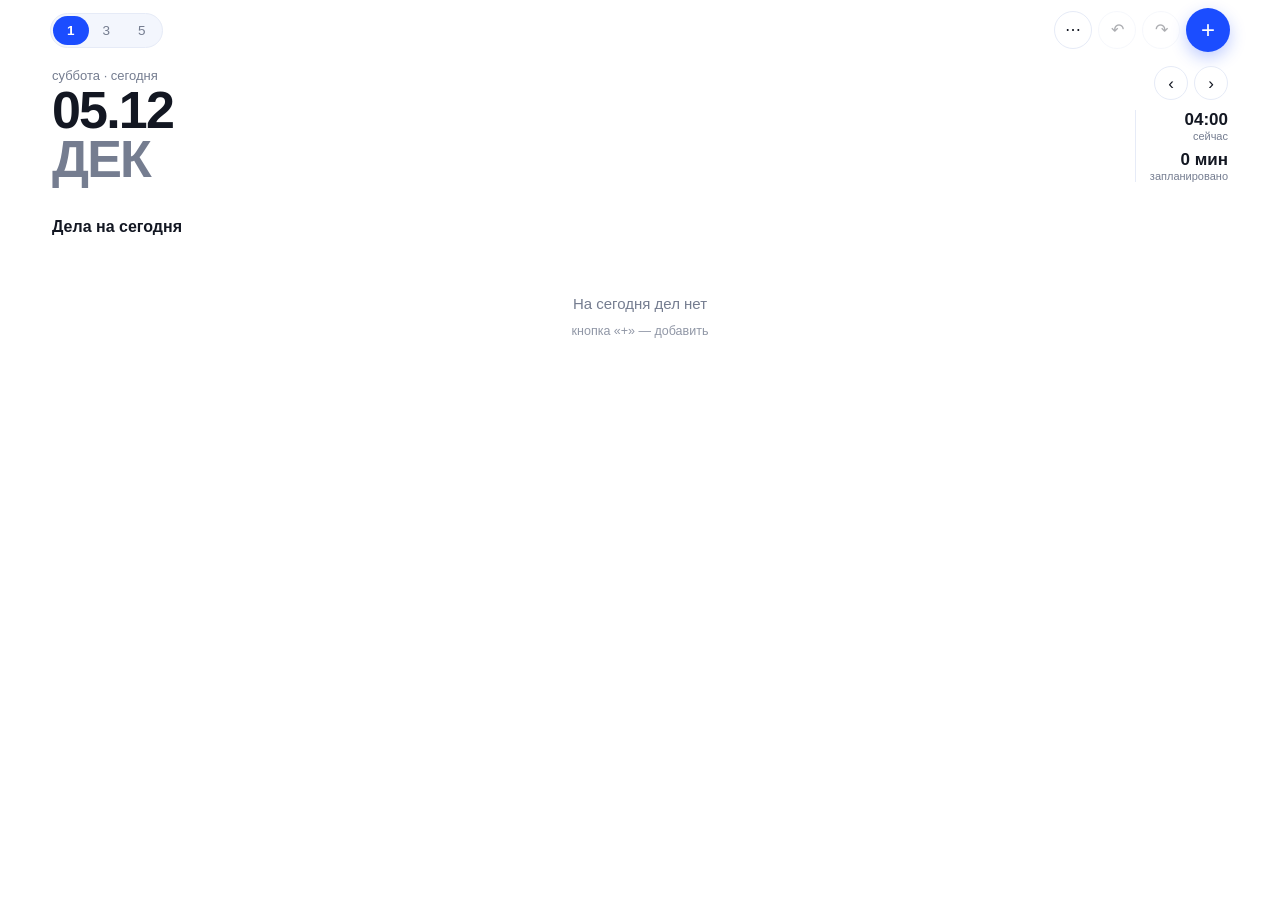
<file: index.html>
<!doctype html>
<html lang="ru">
<head>
  <meta charset="utf-8" />
  <meta name="viewport" content="width=device-width, initial-scale=1, viewport-fit=cover, user-scalable=no, maximum-scale=1" />
  <title>Планировщик</title>
  <meta name="theme-color" content="#ffffff" />
  <link rel="manifest" href="./manifest.webmanifest" />
  <link rel="icon" href="./icon.svg" type="image/svg+xml" />
  <link rel="icon" href="./icon-192.png" sizes="192x192" type="image/png" />
  <link rel="apple-touch-icon" href="./apple-touch-icon.png" />
  <meta name="mobile-web-app-capable" content="yes" />
  <link rel="stylesheet" href="./css/styles.css" />
</head>
<body>
  <header class="topbar" hidden>
    <div class="brand">Планировщик</div>
    <div class="sub">3 дня вперёд</div>
  </header>
  <main id="app"></main>
  <script type="module" src="./js/app.js"></script>
</body>
</html>
</file>
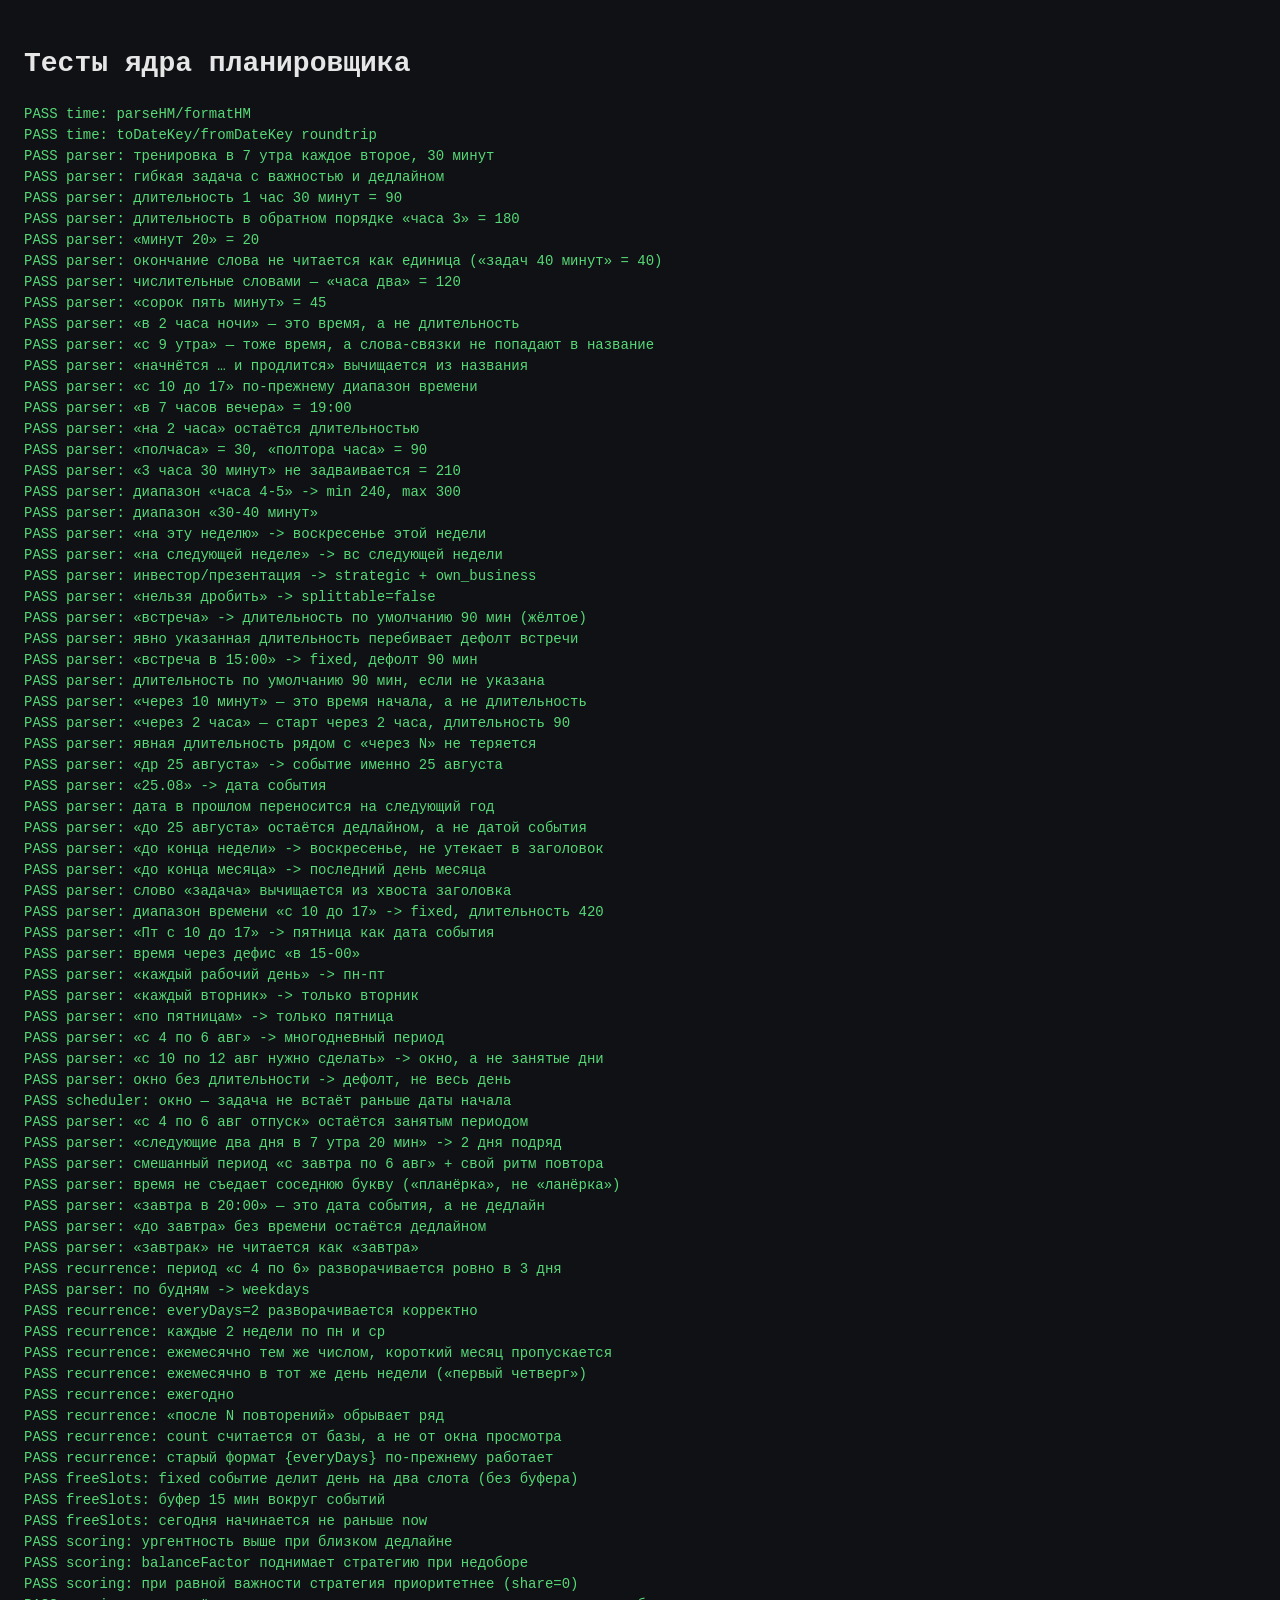
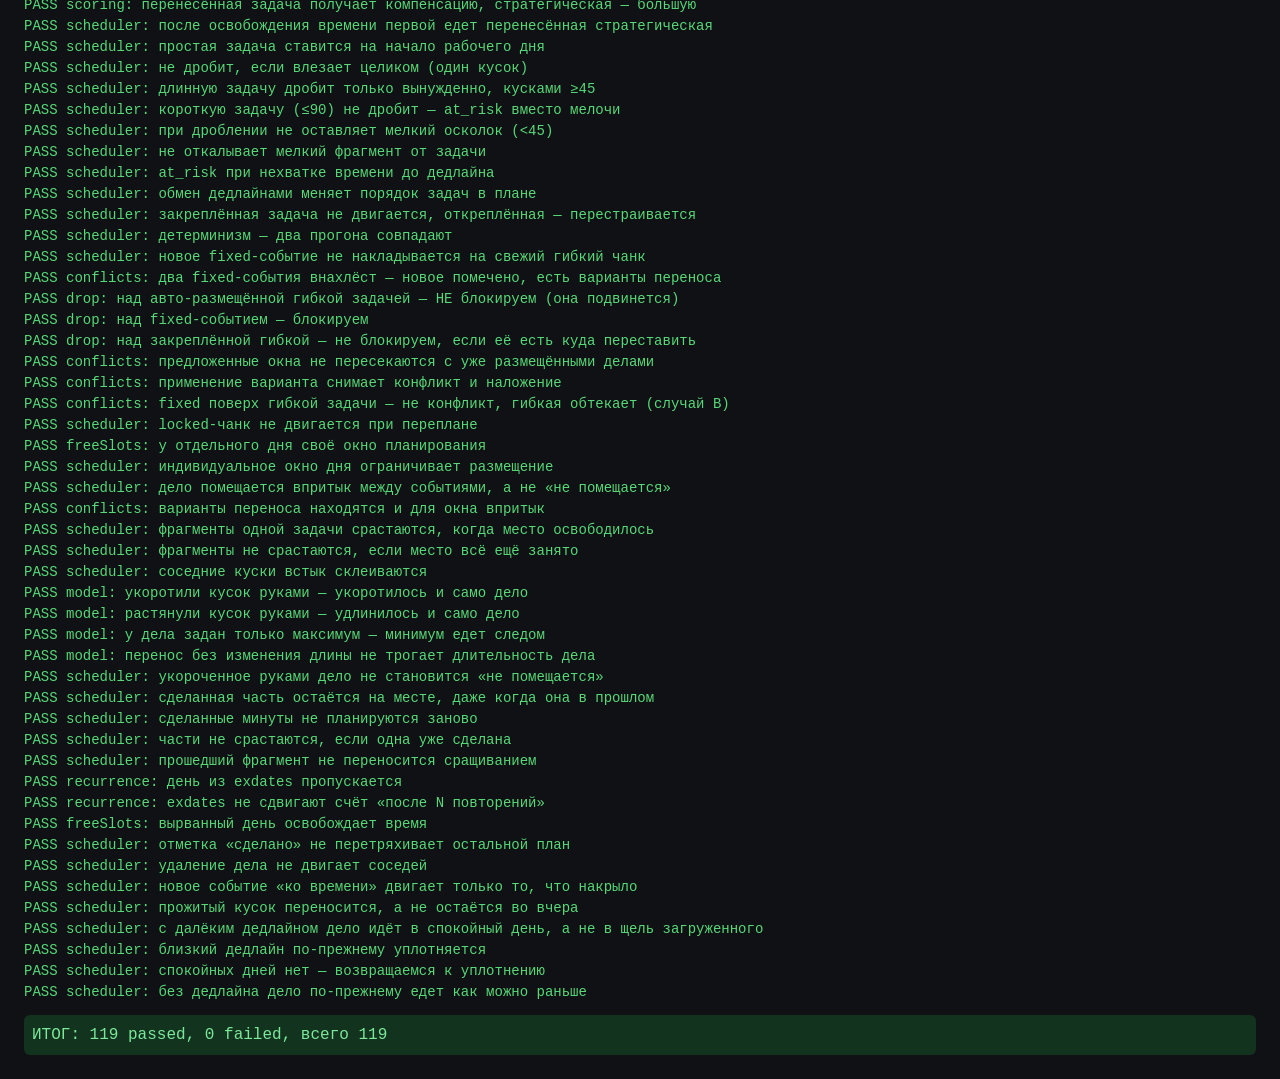
<file: tests/test.html>
<!doctype html>
<html lang="ru">
<head>
  <meta charset="utf-8" />
  <title>Тесты ядра</title>
  <style>
    body { font: 14px/1.5 ui-monospace, monospace; background: #0f1115; color: #e6e6e6; padding: 16px; }
    .pass { color: #57d977; }
    .fail { color: #ff6b6b; font-weight: bold; }
    #summary { font-size: 16px; margin-top: 12px; padding: 8px; border-radius: 6px; }
    #summary.ok { background: #12331d; color: #7be89a; }
    #summary.bad { background: #3a1414; color: #ff8f8f; }
  </style>
</head>
<body>
  <h1>Тесты ядра планировщика</h1>
  <div id="out"></div>
  <div id="summary"></div>
  <script type="module">
    import './core.test.js';
    import { tests, run } from './assert.js';
    const out = document.getElementById('out');
    const res = run((line, isFail) => {
      if (line.startsWith('ИТОГ')) return;
      const div = document.createElement('div');
      div.className = isFail ? 'fail' : 'pass';
      div.textContent = line;
      out.appendChild(div);
    });
    const s = document.getElementById('summary');
    s.textContent = res.summary;
    s.className = res.fail === 0 ? 'ok' : 'bad';
    window.__TEST_RESULT__ = res;
  </script>
</body>
</html>
</file>
<file: css/styles.css>
:root {
  /* светлая тема: белое полотно, синий акцент, мягкие заливки событий */
  --bg: #ffffff;              /* фон всего приложения */
  --panel: #ffffff;
  --panel2: #f3f6fd;
  --text: #131722;
  --muted: #757d90;
  --line: #e6ebf7;
  --accent: #1b4dff;
  --accent-soft: rgba(27,77,255,.10);
  --grid: #4f74ff;            /* звёздочки на пересечениях сетки (тот же цвет в --cross) */

  /* цвет дела = его категория (четыре сферы) */
  --c-work: #3b6cff;                --c-work-a: rgba(59,108,255,.16);
  --c-own_business: #12a37a;        --c-own_business-a: rgba(18,163,122,.16);
  --c-personal_brand: #9a4dea;      --c-personal_brand-a: rgba(154,77,234,.16);
  --c-personal: #ef8b28;            --c-personal-a: rgba(239,139,40,.16);

  --strategic: #23a97f;             /* стратегия/тактика цветом больше не показываются, */
  --strategic-soft: #e3f6ef;        /* но остаются в ядре: планировщик защищает долю стратегии */
  --tactical: #e08a3c;
  --tactical-soft: #fdefdd;

  --risk: #e3455b;
  --miss: #e3455b;
  --low: #d99b1a;
  --radius: 18px;

  /* метка сетки календаря: четырёхлучевая звёздочка на пересечении часа и границы дня.
     Цвет внутри картинки задаётся явно (переменные в data-URI не подставляются) —
     менять вместе с --grid. */
  --cross: url("data:image/svg+xml,%3Csvg xmlns='http://www.w3.org/2000/svg' viewBox='0 0 16 16' preserveAspectRatio='xMidYMid meet'%3E%3Cpath d='M8 4.7 Q8.425 7.575 11.3 8 Q8.425 8.425 8 11.3 Q7.575 8.425 4.7 8 Q7.575 7.575 8 4.7 Z' fill='%234f74ff'/%3E%3C/svg%3E");
}

* { box-sizing: border-box; }
/* [hidden] должен побеждать display у классов (.iconbtn — grid, иначе кнопка не прячется) */
[hidden] { display: none !important; }
html, body { margin: 0; height: 100%; overflow: hidden; background: var(--bg); color: var(--text);
  font: 15px/1.5 -apple-system, "Segoe UI", "Inter", Roboto, sans-serif;
  -webkit-font-smoothing: antialiased; overscroll-behavior: none; }

/* приложение занимает весь экран: страница не скроллится, скроллится только календарь */
#app { position: relative; height: 100dvh; display: flex; flex-direction: column;
  padding: 8px 8px calc(8px + env(safe-area-inset-bottom)); max-width: 1200px; margin: 0 auto; gap: 8px; }
.topbar[hidden] { display: none; }

/* календарь: белое полотно, без карточек и рамок — границы дней задают крестики сетки */
.calwrap { position: relative; flex: 1; min-height: 0; display: flex; overflow: hidden; }
.days-scroll { flex: 1; min-width: 0; overflow: auto;
  scroll-snap-type: x mandatory; scrollbar-width: none; touch-action: pan-x pan-y; }
.days-scroll::-webkit-scrollbar { width: 0; height: 0; }
.days { display: flex; align-items: flex-start; }
.day { flex: 0 0 var(--daywidth, 200px); scroll-snap-align: start;
  display: flex; flex-direction: column; }

/* возврат к сегодняшнему дню */
.todaybtn { position: absolute; left: 10px; bottom: 12px; z-index: 9; cursor: pointer;
  width: 36px; height: 36px; display: grid; place-items: center;
  background: var(--accent); color: #fff; border: none; border-radius: 50%;
  font-size: 16px; line-height: 1; box-shadow: 0 6px 18px rgba(16,24,54,.18); }
.todaybtn[hidden] { display: none; }

/* шапка дня: мелкий день недели + крупное число, как в референсе.
   Липнет к верху календаря — какой это день, видно на любой глубине прокрутки. */
.dayhead { height: 46px; flex: none; display: flex; flex-direction: column; justify-content: center;
  padding: 0 10px; color: var(--muted);
  font-size: 10px; letter-spacing: .08em; text-transform: uppercase;
  white-space: nowrap; overflow: hidden;
  position: sticky; top: 0; z-index: 9; background: var(--bg); }
.dayhead b { display: block; font-size: 19px; font-weight: 600; color: var(--text);
  letter-spacing: -.01em; text-transform: none; line-height: 1.15; }
.dayhead.today b { color: var(--accent); }
/* у дня своё окно планирования */
.dayhead .ownwin { display: inline-block; width: 5px; height: 5px; border-radius: 50%;
  background: var(--accent); margin-left: 5px; vertical-align: middle; }

/* полоска-итог по дню: доли категорий теми же цветами, что и дела */
.daybar { display: flex; height: 3px; flex: none; background: var(--line);
  position: sticky; top: 46px; z-index: 9; }
.daybar.empty { opacity: .5; }
.daybar span { background: var(--cat); }

/* Сетка: вместо линий — звёздочки на пересечениях часа и границы дня.
   Каждая колонка рисует по половине звёздочки на своих краях: у соседних колонок
   половинки сходятся в целую ровно на границе дня.
   Шаг по вертикали (--hourpx) задаёт масштаб времени, см. applyZoom. */
.timeline { position: relative; flex: none;
  height: calc(var(--span, 1440) * var(--pxmin, .62) * 1px);
  background-image: var(--cross), var(--cross);
  background-repeat: repeat-y, repeat-y;
  background-size: 16px var(--hourpx, 40px), 16px var(--hourpx, 40px);
  background-position: -8px calc(var(--hourpx, 40px) / -2),
    calc(100% + 8px) calc(var(--hourpx, 40px) / -2); }

/* шкала времени слева */
/* шкала узкая: подписи — только час, без «:00» */
.tscale { flex: 0 0 30px; z-index: 6; display: flex; flex-direction: column; overflow: hidden; }
/* шапка шкалы непрозрачна: метки времени проезжают под ней, а не поверх шапок дней */
.tshead { height: 46px; flex: none;
  position: relative; z-index: 2; background: var(--bg); }
.tsbar { position: relative; flex: none;    /* не сжимать: иначе часы «сплющатся» и разойдутся с сеткой */
  height: calc(var(--span, 840) * var(--pxmin, .62) * 1px); will-change: transform;
  /* левая половина звёздочки на границе со шкалой: у первой видимой колонки
     иначе торчала бы половинка — шкала достраивает её до целой */
  background-image: var(--cross); background-repeat: repeat-y;
  background-size: 16px var(--hourpx, 40px);
  background-position: calc(100% + 8px) calc(var(--hourpx, 40px) / -2); }
.tsbar span { position: absolute; right: 7px; transform: translateY(-50%);
  font-size: 10px; color: var(--muted); font-variant-numeric: tabular-nums; letter-spacing: .04em; }
.freehint { display: none; }
.nowline { position: absolute; left: 0; right: 0; height: 2px; background: var(--accent); z-index: 3; }
.nowline::before { content: ""; position: absolute; left: 0; top: -3px; width: 8px; height: 8px;
  border-radius: 50%; background: var(--accent); }

/* ограничители окна планирования: вне окна — штриховка, границы можно тянуть */
.planoff { position: absolute; left: 0; right: 0; z-index: 0; pointer-events: none;
  background: repeating-linear-gradient(135deg, rgba(19,23,34,.045) 0 5px, transparent 5px 10px); }
.planoff.top { top: 0; }
.planoff.bottom { bottom: 0; }
.planline { position: absolute; left: 0; right: 0; height: 0; z-index: 1; pointer-events: none;
  border-top: 1.5px dashed rgba(27,77,255,.40); }

/* цвет = категория дела; заливка = привязано ко времени или нет */
.cat-work { --cat: var(--c-work); --cat-a: var(--c-work-a); }
.cat-own_business { --cat: var(--c-own_business); --cat-a: var(--c-own_business-a); }
.cat-personal_brand { --cat: var(--c-personal_brand); --cat-a: var(--c-personal_brand-a); }
.cat-personal { --cat: var(--c-personal); --cat-a: var(--c-personal-a); }

.block { position: absolute; left: 3px; right: 3px; border-radius: 10px; padding: 5px 7px; overflow: hidden;
  font-size: 11px; z-index: 2; color: var(--text);
  background: var(--cat-a, var(--panel2)); border: none; }
/* «ко времени» — сплошная заливка без обводки */
.block.fixed { background: var(--cat, var(--accent)); color: #fff; }
/* без привязки ко времени — полупрозрачное с пунктирной обводкой (место выбрал алгоритм) */
.block.flex { border: 1.5px dashed var(--cat, var(--line)); }
.block.risk { border: 1.5px dashed var(--risk); background: rgba(227,69,91,.14); color: var(--text); }
.btime { display: block; opacity: .7; font-variant-numeric: tabular-nums;
  font-size: 9.5px; line-height: 1.2; letter-spacing: .04em; }
.btitle { display: block; white-space: normal; overflow-wrap: anywhere; word-break: break-word;
  line-height: 1.2; overflow: hidden; font-size: 11.5px; }

/* конфликты и предложенные окна */
.block.conflict { box-shadow: inset 0 0 0 2px var(--risk); }
.slotghost { position: absolute; left: 3px; right: 3px; border-radius: 10px; z-index: 4; cursor: pointer;
  border: 1.5px dashed var(--accent); background: var(--accent-soft); color: var(--accent);
  font-size: 10px; display: flex; align-items: flex-start; justify-content: center; padding-top: 3px; }
.slotghost:hover { background: var(--accent); color: #fff; }

/* подсказка сверху и значки прямо на блоках */
.hintbar { flex: none; display: flex; align-items: center; gap: 10px; flex-wrap: wrap;
  padding: 10px 14px; border-radius: 14px; font-size: 12.5px;
  background: #fdeced; border: 1px solid rgba(227,69,91,.35); color: #8d1f2f; }
.hintbar.focus { background: var(--accent-soft); border-color: rgba(27,77,255,.35); color: #16307f; }
.bwarn { position: absolute; top: 2px; right: 3px; font-size: 11px; line-height: 1; z-index: 6;
  pointer-events: none; }
/* только что созданное дело — видно, куда его поставил алгоритм */
.block.justadded { outline: 2px solid var(--accent); z-index: 8;
  animation: freshpulse 1.2s ease-in-out infinite alternate; }
@keyframes freshpulse {
  from { box-shadow: 0 0 0 2px rgba(27,77,255,.25); }
  to   { box-shadow: 0 0 0 7px rgba(27,77,255,.08); }
}

/* прошедшее дело: «сделано» и «перенести» */
.bdone, .bmove { position: absolute; z-index: 7; width: 19px; height: 19px; padding: 0; cursor: pointer;
  border-radius: 50%; font-size: 11px; line-height: 1; color: var(--text);
  background: #fff; border: 1px solid var(--line); }
.bdone { right: 22px; bottom: 2px; }
.bmove { right: 2px; bottom: 2px; }
.bdone:hover { background: var(--strategic); border-color: var(--strategic); color: #fff; }
.bmove:hover { background: var(--accent); border-color: var(--accent); color: #fff; }

/* не размещённое дело: показываем на предложенном месте, чтобы его было видно и можно было выбрать */
.block.unplaced { box-shadow: inset 0 0 0 1.5px var(--risk);
  background-image: repeating-linear-gradient(45deg, rgba(227,69,91,.10) 0 6px, transparent 6px 12px); }
.block.unplaced::before { content: "не размещено"; position: absolute; right: 3px; top: 2px;
  font-size: 9px; color: var(--risk); }

/* выполненное дело (или отдельная его часть) — приглушённое серое */
.block.done { opacity: .4; }
.block.done .btitle { text-decoration: line-through; }

/* «2/3» — какая это часть раздробленной задачи: закрывается галочкой отдельно */
.bpart { font-style: normal; margin-left: 4px; padding: 0 3px; border-radius: 4px;
  background: rgba(19,23,34,.10); font-size: 8.5px; letter-spacing: 0; }
.block.fixed .bpart { background: rgba(255,255,255,.28); }

/* маркер «дело уже переносили» */
.bmoved { position: absolute; bottom: 2px; left: 4px; font-size: 10px; line-height: 1; z-index: 6;
  color: var(--muted); pointer-events: none; }
.bundo { position: absolute; top: 16px; right: 1px; z-index: 7; width: 16px; height: 16px; padding: 0;
  border-radius: 50%; cursor: pointer; font-size: 10px; line-height: 1;
  background: #fff; border: 1px solid var(--risk); color: var(--risk); }
.bundo:hover { background: var(--risk); color: #fff; }
/* дело, которое может уступить место (на обоих календарях) */
.block.yielding, .pvblock.yielding { cursor: pointer; outline: 2px dashed var(--accent); outline-offset: -2px; }
.block.yielding::after, .pvblock.yielding::after { content: "↦"; position: absolute; right: 4px; bottom: 2px;
  color: var(--accent); font-size: 12px; line-height: 1; }
.block.yielding:hover, .pvblock.yielding:hover { background: var(--accent-soft); }
.pvblock.draft .bwarn { top: 1px; right: 2px; }
.pvblock.draft .bundo { top: 14px; right: 0; }

/* режим «уступить место» */
.shiftbar { display: flex; align-items: center; gap: 10px; flex-wrap: wrap; margin-bottom: 10px;
  background: var(--accent-soft); border: 1px solid var(--accent); color: var(--text);
  border-radius: 10px; padding: 10px 12px; font-size: 13px; }
.block.shift-target { cursor: pointer; outline: 2px dashed var(--accent); outline-offset: -2px; }
.block.shift-target:hover { background: #d6e0ff; }
.btn.small { margin-top: 0; padding: 7px 12px; font-size: 13px; }

.conflict-panel { margin-top: 16px; background: #fdeced; border: 1px solid rgba(227,69,91,.3); border-radius: 12px; padding: 12px; }
.conflictrow { padding: 10px 0; border-top: 1px solid rgba(255,93,93,.15); }
.conflictrow:first-of-type { border-top: none; }
.slotopts { display: flex; flex-wrap: wrap; gap: 8px; margin-top: 8px; }
.slotopt { background: var(--panel2); border: 1px solid var(--accent); color: var(--text);
  padding: 8px 12px; border-radius: 10px; font-size: 13px; cursor: pointer; }
.slotopt:hover { background: var(--accent); color: #fff; }

/* at-risk */
.atrisk { margin-top: 16px; background: #fdeced; border: 1px solid rgba(227,69,91,.25); border-radius: 12px; padding: 12px; }
.section-title { font-weight: 600; margin-bottom: 8px; color: var(--risk); }
.riskrow { padding: 8px 0; border-top: 1px solid rgba(255,93,93,.15); }
.riskrow:first-of-type { border-top: none; }
.reason { color: var(--muted); font-size: 13px; }

/* панель управления сверху: главные действия справа, под большим пальцем */
.toprow { flex: none; display: flex; align-items: center; justify-content: space-between;
  gap: 8px; padding: 0 2px; }
.toprow-left, .toprow-right { display: flex; align-items: center; gap: 6px; }

/* Плашка ввода = разросшаяся кнопка «+»: фон расширяется, плюс поворачивается в крестик */
.addsheet { position: fixed; z-index: 70; box-sizing: border-box;
  width: min(400px, calc(100vw - 24px)); height: 132px;
  background: var(--accent); border-radius: 18px; color: #fff;
  box-shadow: 0 14px 34px rgba(16,24,54,.24); overflow: hidden;
  transition: width .26s cubic-bezier(.2,.9,.3,1), height .26s cubic-bezier(.2,.9,.3,1),
              border-radius .26s cubic-bezier(.2,.9,.3,1); }
.addsheet.collapsed { width: 44px; height: 44px; border-radius: 50%; }

/* поле ввода: появляется, когда фон уже разросся */
.addsheet textarea { position: absolute; left: 12px; top: 12px; right: 62px; bottom: 12px;
  width: auto; margin: 0; padding: 10px 12px; resize: none; border: none; border-radius: 12px;
  background: #fff; color: #16181a; font-size: 15px;
  opacity: 1; transition: opacity .18s ease .1s; }
.addsheet.collapsed textarea { opacity: 0; transition-delay: 0s; pointer-events: none; }
.addsheet textarea:focus { outline: none; }

/* сам «плюс» — остаётся на месте и поворачивается, становясь крестиком */
.as-toggle { position: absolute; top: 0; right: 0; width: 44px; height: 44px; padding: 0;
  border: none; background: none; color: #fff; font-size: 26px; line-height: 44px; cursor: pointer;
  transform: rotate(45deg); transition: transform .26s cubic-bezier(.2,.9,.3,1); }
.addsheet.collapsed .as-toggle { transform: rotate(0deg); }

/* галочка появляется под крестиком в том же стиле */
.as-ok { position: absolute; top: 50px; right: 3px; width: 38px; height: 38px; padding: 0;
  border: none; border-radius: 50%; cursor: pointer;
  background: #fff; color: var(--accent); font-size: 18px; line-height: 1;
  opacity: 1; transform: scale(1); transition: opacity .18s ease .12s, transform .2s cubic-bezier(.2,.9,.3,1) .12s; }
.as-ok:hover { background: #eaf0ff; }
.addsheet.collapsed .as-ok { opacity: 0; transform: scale(.3); transition-delay: 0s; }

.addsheet .err { position: absolute; left: 14px; bottom: -22px; margin: 0;
  font-size: 12px; color: #ffd7db; white-space: nowrap; }
.addsheet.collapsed .err { display: none; }

.toolbar { flex: none; display: flex; justify-content: center; align-items: center; gap: 8px; }
.rangeseg button { min-width: 30px; padding: 7px 9px; font-size: 13px; font-variant-numeric: tabular-nums; }
.toolbar .btn { margin-top: 0; }
.iconbtn { width: 38px; height: 38px; display: grid; place-items: center; cursor: pointer;
  border-radius: 50%; border: 1px solid var(--line); background: #fff;
  color: var(--text); font-size: 16px; line-height: 1; transition: all .12s ease; }
.iconbtn:hover:not(:disabled) { background: var(--panel2); border-color: var(--accent); color: var(--accent); }
.iconbtn:disabled { opacity: .35; cursor: default; }
/* кнопка со словом вместо значка («сегодня») */
.iconbtn.wide { width: auto; padding: 0 11px; border-radius: 999px; font-size: 13px; }

/* FAB */
.fab { width: 44px; height: 44px; border-radius: 50%; flex: none;
  border: none; background: var(--accent); color: #fff; font-size: 24px; line-height: 1; cursor: pointer;
  box-shadow: 0 6px 16px rgba(27,77,255,.28);
  transition: transform .18s cubic-bezier(.2,.9,.3,1), opacity .15s ease; }
.fab:hover { transform: scale(1.06); }
.fab.morphing { opacity: 0; transform: scale(.6); pointer-events: none; }

/* экраны формы */
.screen { max-width: 520px; margin: 0 auto; }
.back { background: none; border: none; color: var(--accent); font-size: 15px; padding: 4px 0; cursor: pointer; }
h2 { margin: 8px 0 4px; }
.hint { color: var(--muted); font-size: 13px; margin: 0 0 14px; }
label { display: block; margin: 12px 0; font-size: 13px; color: var(--muted); }
label.row { display: flex; align-items: center; gap: 8px; color: var(--text); }
.field-label { font-size: 13px; color: var(--muted); margin: 12px 0 6px; }
input[type=text], input[type=number], input[type=date], input[type=time], select, textarea {
  width: 100%; margin-top: 6px; padding: 12px 14px; background: var(--panel); color: var(--text);
  border: 1px solid var(--line); border-radius: 12px; font-size: 15px; font-family: inherit; }
input:focus, select:focus, textarea:focus { outline: none; border-color: var(--accent); }
textarea { resize: vertical; }
input.f-missing, select.f-missing { border-color: var(--miss); box-shadow: 0 0 0 2px rgba(255,93,93,.2); }
input.f-low, select.f-low { border-color: var(--low); box-shadow: 0 0 0 2px rgba(230,178,58,.15); }
.ro { color: var(--muted); font-size: 13px; margin: 10px 0; }
.tag-miss { color: var(--miss); }

/* компактный недельный календарь с перетаскиванием */
.screen.wide { max-width: 860px; }
.weekcal { border: 1px solid var(--line); border-radius: 12px; padding: 6px 6px 8px; background: var(--panel); touch-action: none; }
.wc-grid { display: grid; grid-template-columns: repeat(7, 1fr); gap: 4px; }
.wc-col { min-width: 0; }
.wc-head { padding: 4px 2px 6px; font-size: 11px; color: var(--muted); text-transform: capitalize; text-align: center; white-space: nowrap; }
.wc-head.today { color: var(--accent); font-weight: 700; }
.ptimeline { position: relative; border-radius: 6px;
  background: repeating-linear-gradient(180deg, transparent, transparent 32px, var(--line) 32px, var(--line) 33px); }
.pv-nowline { position: absolute; left: 0; right: 0; height: 2px; background: var(--accent); z-index: 3; }

.pvblock { position: absolute; left: 2px; right: 2px; border-radius: 6px; padding: 1px 4px; overflow: visible;
  font-size: 10px; border: 1px solid transparent; background: var(--cat-a, var(--panel2)); }
.pvblock.fixed { background: var(--cat, var(--accent)); color: #fff; border: none; }
.pvblock.flex { border: 1px dashed var(--cat, var(--line)); opacity: .85; }
.pvblock.ctx { z-index: 1; overflow: hidden; }
.pvblock.draft { z-index: 5; cursor: grab; box-shadow: 0 4px 14px rgba(22,24,26,.18); }
.pvblock.draft.dragging { opacity: .55; cursor: grabbing; }
.pvblock.draft.invalid { background: rgba(255,93,93,.32) !important; border-color: var(--risk) !important; }
/* ручки изменения времени: крупная зона под палец, жест не уходит в прокрутку */
.pv-handle { position: absolute; left: 0; right: 0; height: 24px; cursor: ns-resize; z-index: 3;
  touch-action: none; display: flex; align-items: center; justify-content: center; }
.pv-handle.top { top: -8px; }
.pv-handle.bottom { bottom: -8px; }
.pv-handle::after { content: ""; width: 34px; height: 5px; border-radius: 3px;
  background: var(--accent); opacity: .95; box-shadow: 0 1px 4px rgba(16,24,54,.25); }
/* короткое дело: ручки тоньше, чтобы осталось место схватить середину */
.block.tiny .pv-handle { height: 16px; }
.block.tiny .pv-handle.top { top: -8px; }
.block.tiny .pv-handle.bottom { bottom: -8px; }
.pvb-label { display: block; white-space: normal; overflow: hidden; pointer-events: none; line-height: 1.15; word-break: break-word; }

/* всплывающий тег категории сбоку от блока */
.pv-cattag { position: absolute; left: calc(100% + 6px); top: 0; white-space: nowrap; pointer-events: none;
  background: var(--panel2); border: 1px solid var(--line); color: var(--muted);
  font-size: 10px; padding: 2px 6px; border-radius: 6px; z-index: 6; }
.pv-cattag.flip { left: auto; right: calc(100% + 6px); }

/* активированный блок (ручки появляются только тут) */
/* активный блок: жест целиком наш — палец двигает событие, а не прокручивает календарь */
.pvblock.armed, .block.armed { outline: 2px solid var(--accent); outline-offset: 1px; z-index: 7;
  touch-action: none; overflow: visible; }
.block.armed { cursor: grab; }
.block.dragging { opacity: .55; }
.block.invalid { background: rgba(255,93,93,.32) !important; border-color: var(--risk) !important; }
.block[data-item] { cursor: pointer; }

/* Настройки события: панель в потоке над календарём (календарь сдвигается вниз).
   Фон панели синий, элементы — светлые плитки впритык друг к другу: между ними
   тонкий зазор, сквозь который и по скруглениям просвечивает фон. */
.blockpop { --bp-gap: 3px; --bp-r: 12px;
  flex: none; background: #1b4dff; color: #fff; border-radius: 18px;
  padding: var(--bp-gap); display: flex; flex-direction: column; gap: var(--bp-gap);
  box-shadow: 0 10px 26px rgba(0,0,0,.28);
  max-height: 480px; opacity: 1;
  transition: max-height .24s cubic-bezier(.4, 0, .2, 1), opacity .18s ease,
    padding .24s cubic-bezier(.4, 0, .2, 1), margin .24s cubic-bezier(.4, 0, .2, 1); }
/* открывается раздвигаясь сверху: календарь плавно уезжает вниз */
.blockpop.opening { max-height: 0; opacity: 0; padding-top: 0; padding-bottom: 0;
  margin-bottom: calc(var(--bp-gap) * -1); overflow: hidden; }
.blockpop input, .blockpop select { background: #fff; color: #16181a;
  border: none; border-radius: var(--bp-r); margin: 0; padding: 11px 12px; font-size: 14px; }
.blockpop input[type=text] { width: 100%; margin: 0; font-size: 15px; font-weight: 600; }
.blockpop input:focus, .blockpop select:focus { outline: 2px solid rgba(255,255,255,.75); outline-offset: -2px; }
.blockpop button { border-radius: var(--bp-r); }

/* строки: элементы тянутся, заполняя ширину */
.bp-when, .bp-row, .bp-flexrow { display: flex; align-items: stretch; gap: var(--bp-gap); margin: 0; }
.bp-when > *, .bp-row > *, .bp-flexrow > * { min-height: 42px; }
.bp-when input[type=time] { flex: 1 1 0; min-width: 0; padding: 11px 4px;
  text-align: center; font-variant-numeric: tabular-nums; }
.bp-dash, .bp-dur { display: none; }

/* дата события и ✨ — на кнопке дата числом, а не значком календаря */
.bp-cal, .bp-ai { flex: 0 0 auto; display: grid; place-items: center; cursor: pointer;
  border: none; background: #fff; color: #16181a; font-size: 16px; line-height: 1; padding: 0 10px; }
.bp-cal { font-size: 13px; font-weight: 600; font-variant-numeric: tabular-nums; }
.bp-ai { width: 40px; padding: 0; }
.bp-cal:hover, .bp-ai:hover { background: #eaf0ff; }
.bp-hidden-date { position: absolute; opacity: 0; width: 1px; height: 1px;
  padding: 0 !important; margin: 0 !important; border: none; pointer-events: none; min-height: 0 !important; }

/* плашка переноса текстом — как плашка создания, но по центру сверху */
.movesheet { top: calc(8px + env(safe-area-inset-top)); left: 50%; right: auto; transform: translateX(-50%); }

/* слайдер: цельная дорожка, под значками скользит подсветка */
.blockpop .seg.slider { --seg-pad: 4px;
  flex: 1 1 0; position: relative; display: grid; grid-template-columns: 1fr 1fr;
  gap: 0; padding: var(--seg-pad); border: none; border-radius: var(--bp-r);
  background: rgba(255,255,255,.22); overflow: hidden; }
/* заливка чуть уже дорожки — по краям видно её фон */
.blockpop .seg.slider .seg-thumb { position: absolute;
  top: var(--seg-pad); bottom: var(--seg-pad); left: var(--seg-pad);
  width: calc(50% - var(--seg-pad)); border-radius: calc(var(--bp-r) - 3px); background: #fff;
  transition: transform .26s cubic-bezier(.4, 0, .2, 1); }
.blockpop .seg.slider[data-pos="1"] .seg-thumb { transform: translateX(100%); }
.blockpop .seg.slider button { position: relative; z-index: 1; border: none; background: transparent;
  cursor: pointer; color: #fff; padding: 0 10px; font-size: 16px; line-height: 1;
  transition: color .26s ease; }
.blockpop .seg.slider[data-pos="0"] button:first-of-type,
.blockpop .seg.slider[data-pos="1"] button:last-of-type { color: #16181a; }
/* «без привязки ко времени» и всё, что она открывает, — нежно-голубые */
.blockpop .seg.slider.soft { background: rgba(188,220,255,.28); }
.blockpop .seg.slider.soft .seg-thumb { background: #bcdcff; }
.blockpop .seg.slider.soft[data-pos="0"] button:first-of-type,
.blockpop .seg.slider.soft[data-pos="1"] button:last-of-type { color: #0b2c8a; }
.bp-row select { flex: 1 1 0; }

/* строка дел без привязки ко времени — выдвигается снизу */
.bp-flexrow { overflow: hidden; transition: max-height .22s ease, opacity .22s ease; max-height: 60px; opacity: 1; }
.bp-flexrow.collapsed { max-height: 0; opacity: 0; }
.bp-flexrow.hidden { display: none; }

/* нижняя строка: действия */
.bp-ok { flex: 3 1 0; background: #fff; border: none; color: #1b4dff;
  cursor: pointer; font-size: 17px; line-height: 1; font-weight: 700; }
.bp-ok:hover { background: #eaf0ff; }
.bp-cancel, .bp-del, .bp-unpin, .bp-done, .bp-move {
  flex: 1 1 0; background: rgba(255,255,255,.22); border: none; color: #fff;
  cursor: pointer; font-size: 16px; line-height: 1; }
.bp-cancel:hover, .bp-done:hover, .bp-move:hover, .bp-del:hover { background: rgba(255,255,255,.34); }
.bp-unpin { flex: 0 0 46px; background: rgba(188,220,255,.28); color: #eaf3ff; }

/* границы окна планирования: «от 14.08» / «до 20.08»; бледный и с 📅 — не задано */
.bp-date-btn { flex: 1 1 0; display: inline-flex; align-items: center; justify-content: center; gap: 4px;
  border: none; cursor: pointer; font-size: 15px; line-height: 1;
  background: #bcdcff; color: #0b2c8a; }
.bp-date-btn .bp-badge { font-size: 11px; font-weight: 800; letter-spacing: .02em; }
.bp-date-btn .bp-dateval { font-size: 13px; font-weight: 700; font-variant-numeric: tabular-nums; }
.bp-date-btn:hover { background: #a9d0ff; }
.bp-date-btn.pale { background: rgba(188,220,255,.24); color: #eaf3ff; }
.bp-hint, .bp-time, .bp-lab { display: none; }

/* «только 14.08» — вырвать один день из цикла повторения */
.bp-occrow { display: flex; align-items: center; gap: var(--bp-gap); }
.bp-detach { flex: 0 0 auto; border: none; cursor: pointer; padding: 9px 10px;
  border-radius: var(--bp-r); background: #bcdcff; color: #0b2c8a;
  font-size: 12px; font-weight: 600; line-height: 1; white-space: nowrap; }
.bp-detach:hover { background: #a9d0ff; }
.bp-note { flex: 1 1 0; font-size: 10.5px; line-height: 1.25; color: rgba(255,255,255,.82); padding-left: 4px; }

/* «часть 2 из 3» — шторка открыта по одному фрагменту дроблёной задачи */
.bp-part { flex: 0 0 auto; border-radius: var(--bp-r); padding: 9px 10px;
  background: rgba(255,255,255,.22); color: #fff;
  font-size: 12px; font-weight: 600; line-height: 1; white-space: nowrap; }

/* кнопка «повторение» в строке времени */
.bp-rep { flex: 0 1 auto; min-width: 0; border: none; cursor: pointer; padding: 0 8px;
  background: rgba(255,255,255,.22); color: #fff; font-size: 11.5px; line-height: 1;
  white-space: nowrap; overflow: hidden; text-overflow: ellipsis; }
.bp-rep:hover { background: rgba(255,255,255,.34); }
.bp-rep.on { background: #fff; color: #1b4dff; font-weight: 600; }

/* настройки повторения: отдельная панель под шторкой, поверх календаря */
.reppop { --bp-gap: 3px; --bp-r: 12px;
  position: absolute; left: 8px; right: 8px; z-index: 40;
  background: #1b4dff; color: #fff; border-radius: 18px;
  padding: 10px; display: flex; flex-direction: column; gap: 8px;
  box-shadow: 0 16px 34px rgba(0,0,0,.34); }
.reppop .rep-row { display: flex; align-items: center; gap: 8px; flex-wrap: wrap; }
.reppop .rep-lab { font-size: 13px; color: rgba(255,255,255,.86); }
.reppop .rep-endlab { margin-top: 2px; font-weight: 600; color: #fff; }
.reppop input[type=number] { width: 58px; text-align: center; }
.reppop input, .reppop select { background: #fff; color: #16181a; border: none;
  border-radius: 10px; padding: 8px 10px; font-size: 14px; }
.reppop input:disabled { background: rgba(255,255,255,.28); color: rgba(255,255,255,.7); }
.reppop select { flex: 1 1 120px; }

/* кружки дней недели, как в Google */
.rep-wd { display: flex; gap: 4px; flex-wrap: wrap; }
.rep-wd button { width: 32px; height: 32px; border-radius: 50%; border: none; cursor: pointer;
  background: rgba(255,255,255,.22); color: #fff; font-size: 12px; line-height: 1; padding: 0; }
.rep-wd button.on { background: #bcdcff; color: #0b2c8a; font-weight: 700; }

/* «Заканчивается»: три варианта переключателем */
.rep-opt { display: flex; align-items: center; gap: 8px; font-size: 14px; cursor: pointer; color: #fff; }
.rep-opt span { color: #fff; }
.rep-opt input[type=radio] { appearance: none; width: 18px; height: 18px; flex: none; padding: 0;
  border-radius: 50%; background: transparent; box-shadow: inset 0 0 0 2px rgba(255,255,255,.6); }
.rep-opt input[type=radio]:checked { background: #fff;
  box-shadow: inset 0 0 0 2px #fff, inset 0 0 0 5px #1b4dff; }
.rep-opt .rep-tail { font-size: 13px; color: rgba(255,255,255,.86); }

.rep-actions { display: flex; gap: var(--bp-gap); margin-top: 2px; }
.rep-cancel { flex: 1 1 0; background: rgba(255,255,255,.22); border: none; color: #fff;
  border-radius: var(--bp-r); padding: 11px; font-size: 15px; cursor: pointer; }
.rep-done { flex: 2 1 0; background: #fff; border: none; color: #1b4dff; font-weight: 700;
  border-radius: var(--bp-r); padding: 11px; font-size: 15px; cursor: pointer; }
.rep-cancel:hover { background: rgba(255,255,255,.34); }
.rep-done:hover { background: #eaf0ff; }

@media (max-width: 560px) {
  .blockpop { left: 8px !important; right: 8px; width: auto; }
}

/* сегменты-переключатели */
.seg { display: inline-flex; background: var(--panel2); border: 1px solid var(--line);
  border-radius: 999px; overflow: hidden; padding: 2px; }
.seg button { background: none; border: none; color: var(--muted); padding: 7px 14px; cursor: pointer;
  font-size: 13.5px; font-family: inherit; border-radius: 999px; transition: all .12s ease; }
.seg button.on { background: var(--accent); color: #fff; font-weight: 600; }
.seg.imp button { padding: 9px 0; width: 40px; }

.btn { display: inline-block; margin-top: 18px; padding: 12px 22px; border-radius: 999px; border: 1px solid var(--line);
  background: var(--panel); color: var(--text); font-size: 14.5px; cursor: pointer; transition: all .12s ease; }
.btn:hover:not(:disabled) { border-color: var(--accent); color: var(--accent); }
.btn:disabled { opacity: .4; cursor: default; }
.btn.primary { background: var(--accent); border-color: var(--accent); color: #fff; width: 100%; font-size: 16px; padding: 14px 22px; }
.btn.primary:hover { background: #143fd6; border-color: #143fd6; color: #fff; }
.btn.ghost { background: var(--panel); }
.err { color: var(--miss); font-size: 13px; margin-top: 10px; min-height: 16px; }

/* ---------- начальный экран: один день ---------- */
.todayhead { flex: none; display: flex; align-items: flex-start; justify-content: space-between;
  gap: 12px; padding: 6px 4px 12px; }
.th-wd { font-size: 13px; color: var(--muted); }
.th-day, .th-mon { font-size: clamp(34px, 12vw, 52px); font-weight: 700;
  letter-spacing: -.035em; line-height: .96; font-variant-numeric: tabular-nums; }
.th-mon { color: var(--muted); }
.th-right { display: flex; flex-direction: column; align-items: flex-end; gap: 10px; }
.th-nav { display: flex; align-items: center; gap: 6px; }
.th-nav button { min-width: 34px; height: 34px; padding: 0 10px; border-radius: 999px; cursor: pointer;
  border: 1px solid var(--line); background: #fff; color: var(--text); font-size: 17px; line-height: 1; }
.th-nav button:hover { border-color: var(--accent); color: var(--accent); }
.th-nav .th-today { font-size: 12.5px; }
.th-times { display: flex; flex-direction: column; align-items: flex-end; gap: 8px;
  border-left: 1px solid var(--line); padding-left: 14px; }
.th-meta { display: flex; flex-direction: column; align-items: flex-end; line-height: 1.15; }
.th-meta b { font-size: 17px; font-weight: 600; font-variant-numeric: tabular-nums; }
.th-meta span { font-size: 11px; color: var(--muted); }

.todaywrap { flex: 1; min-height: 0; overflow: auto; scrollbar-width: none; }
.todaywrap::-webkit-scrollbar { width: 0; }
.tlist-head { position: sticky; top: 0; z-index: 3; background: var(--bg);
  display: flex; align-items: center; justify-content: space-between; padding: 10px 4px 8px; }
.tl-title { font-size: 16px; font-weight: 700; }
.tl-count { font-size: 12px; color: var(--muted); background: var(--panel2);
  border-radius: 999px; padding: 5px 11px; font-variant-numeric: tabular-nums; }
.tlist { display: flex; flex-direction: column; gap: 10px; padding: 0 0 18px; }
.tl-sub { padding: 6px 4px 8px; font-size: 13px; font-weight: 600; color: var(--risk); }

.tcard { border-radius: 20px; padding: 14px 16px 13px; cursor: pointer;
  background: var(--cat-a, var(--panel2)); border: 1.5px solid transparent; }
.tcard.fixed { background: var(--cat, var(--accent)); color: #fff; }    /* ко времени — сплошная */
.tcard.flex { border-style: dashed; border-color: var(--cat, rgba(19,23,34,.14)); }
.tcard.fixed .tc-btn, .tcard.fixed .tc-dur { background: rgba(255,255,255,.22); }
.tcard.running { box-shadow: 0 0 0 2px var(--accent); }
.tcard.risk, .tcard.unplaced { background: #fdeced; color: #8d1f2f;
  border-style: dashed; border-color: rgba(227,69,91,.4); }
.tcard.risk .tc-btn, .tcard.unplaced .tc-btn { background: rgba(255,255,255,.7); }
.tcard.done { opacity: .5; }
/* только что созданное дело — видно, куда его поставил алгоритм */
.tcard.justadded { border-color: var(--accent); border-style: solid;
  animation: freshpulse 1.2s ease-in-out infinite alternate; }
.tcard.done .tc-title { text-decoration: line-through; }
.tc-head { display: flex; align-items: flex-start; justify-content: space-between; gap: 10px; }
.tc-title { font-size: 19px; font-weight: 700; line-height: 1.2; overflow-wrap: anywhere; }
.tc-rep { margin-left: 6px; font-size: 13px; font-weight: 400; opacity: .7; }
/* «2/3» — часть дроблёной задачи: у каждой части своя галочка */
.tc-part { margin-left: 6px; padding: 2px 6px; border-radius: 999px;
  background: rgba(19,23,34,.10); font-size: 12px; font-weight: 600;
  vertical-align: middle; text-decoration: none; display: inline-block; }
.tcard.fixed .tc-part { background: rgba(255,255,255,.22); }
.tc-acts { display: flex; gap: 6px; flex: none; }
.tc-btn { width: 34px; height: 34px; border-radius: 50%; border: none; cursor: pointer;
  background: rgba(255,255,255,.78); color: inherit; font-size: 15px; line-height: 1; }
.tc-btn.ok:hover { background: var(--strategic); color: #fff; }
.tc-btn.mv:hover { background: var(--accent); color: #fff; }
.tc-when { display: grid; grid-template-columns: 1fr auto 1fr; align-items: center; margin-top: 14px; }
.tc-t { display: flex; flex-direction: column; line-height: 1.15; }
.tc-t:last-child { align-items: flex-end; }
.tc-t b { font-size: 17px; font-weight: 600; font-variant-numeric: tabular-nums; }
.tc-t span { font-size: 11px; opacity: .6; }
.tc-dur { background: rgba(19,23,34,.10); border-radius: 999px; padding: 6px 12px; font-size: 12px; }
.tc-note { margin-top: 8px; font-size: 11.5px; }
.tempty { display: flex; flex-direction: column; gap: 6px; align-items: center;
  padding: 46px 12px; color: var(--muted); }
.tempty span { font-size: 12.5px; opacity: .8; }

/* выбор нового места для дела (кнопка ↷ на карточке) */
.movepick { flex: none; display: flex; flex-direction: column; gap: 8px; margin-bottom: 4px;
  background: var(--accent-soft); border: 1px solid rgba(27,77,255,.3);
  border-radius: 16px; padding: 12px 14px; }
.mp-title { font-size: 13.5px; font-weight: 600; color: #16307f; }
.mp-opts { display: flex; flex-wrap: wrap; gap: 6px; }
.mp-opts button { background: #fff; border: 1px solid var(--line); border-radius: 10px;
  padding: 8px 11px; font-size: 13px; cursor: pointer; color: var(--text); font-family: inherit; }
.mp-opts button:hover { background: var(--accent); border-color: var(--accent); color: #fff; }
.mp-none { font-size: 13px; color: var(--muted); }
.mp-cancel { align-self: flex-start; background: none; border: none; padding: 0;
  color: var(--muted); font-size: 13px; cursor: pointer; font-family: inherit; }

/* ---------- меню «⋯»: окно планирования ---------- */
.menupop { position: absolute; right: 8px; top: 56px; z-index: 60;
  width: min(340px, calc(100vw - 24px)); display: flex; flex-direction: column; gap: 10px;
  background: #fff; border: 1px solid var(--line); border-radius: 18px; padding: 14px;
  box-shadow: 0 18px 40px rgba(16,24,54,.18); }
.mn-title { font-size: 15px; font-weight: 700; }
.mn-sub { font-size: 12px; color: var(--muted); line-height: 1.35; }
.mn-row { display: flex; align-items: center; gap: 8px; }
.mn-row input { margin: 0; flex: 1 1 0; padding: 9px 10px; font-size: 14px; }
.mn-lab { font-size: 12.5px; color: var(--muted); flex: none; }
.mn-scope { align-self: flex-start; }
.mn-list { display: flex; flex-direction: column; gap: 6px; border-top: 1px solid var(--line); padding-top: 8px; }
.mn-item { display: flex; gap: 6px; }
.mn-item button { flex: 1 1 auto; background: var(--panel2); border: none; border-radius: 10px;
  padding: 8px 10px; font-size: 12.5px; cursor: pointer; color: var(--text);
  font-family: inherit; text-align: left; }
.mn-item .mn-x { flex: 0 0 32px; color: var(--muted); text-align: center; }
.mn-item .mn-x:hover { background: #fdeced; color: var(--risk); }
.mn-reset { background: none; border: 1px solid var(--line); border-radius: 10px; padding: 8px;
  font-size: 12.5px; color: var(--muted); cursor: pointer; font-family: inherit; }
.mn-actions { display: flex; gap: 6px; }
.mn-ghost { flex: 1 1 0; background: var(--panel2); border: none; border-radius: 12px; padding: 11px;
  font-size: 13.5px; cursor: pointer; color: var(--text); font-family: inherit; }
.mn-done { flex: 1 1 0; background: var(--accent); border: none; border-radius: 12px; padding: 11px;
  font-size: 13.5px; font-weight: 600; color: #fff; cursor: pointer; font-family: inherit; }

@media (max-width: 560px) {
  .btitle { font-size: 10px; }
}
</file>
